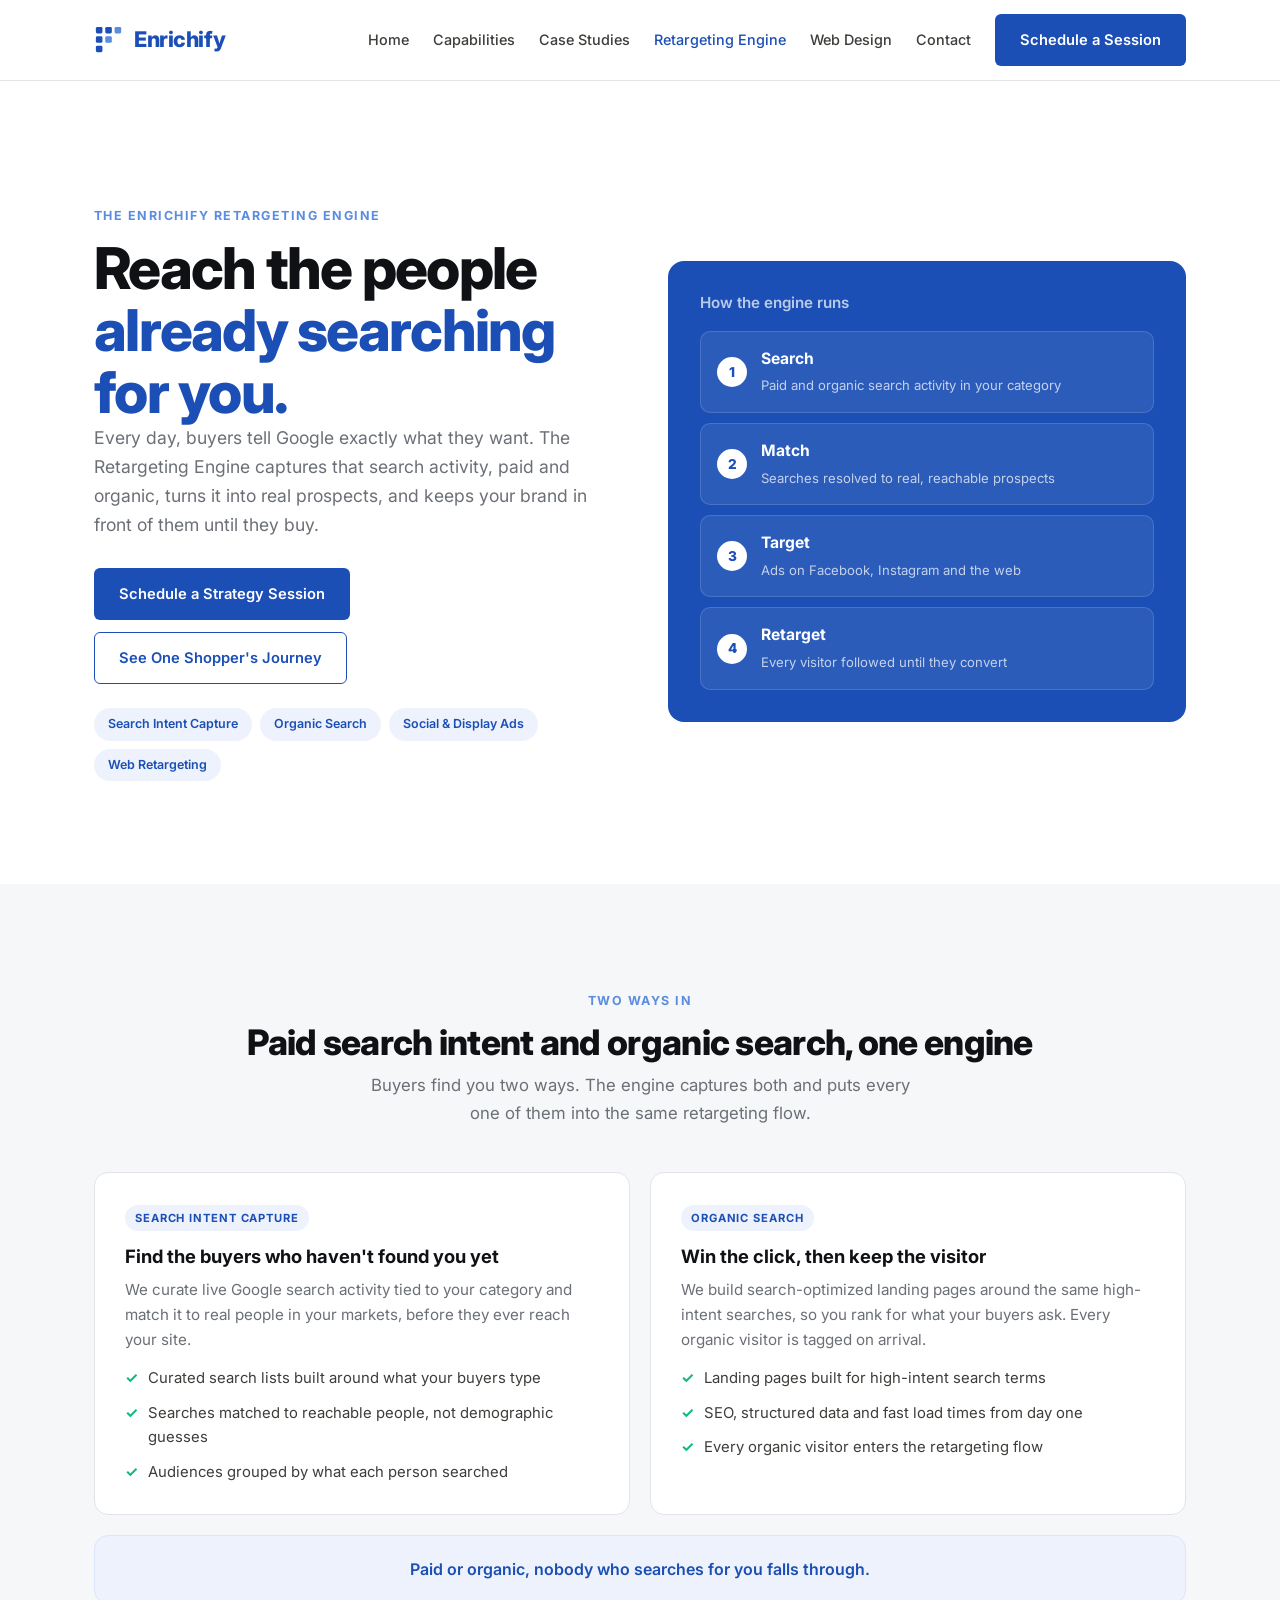
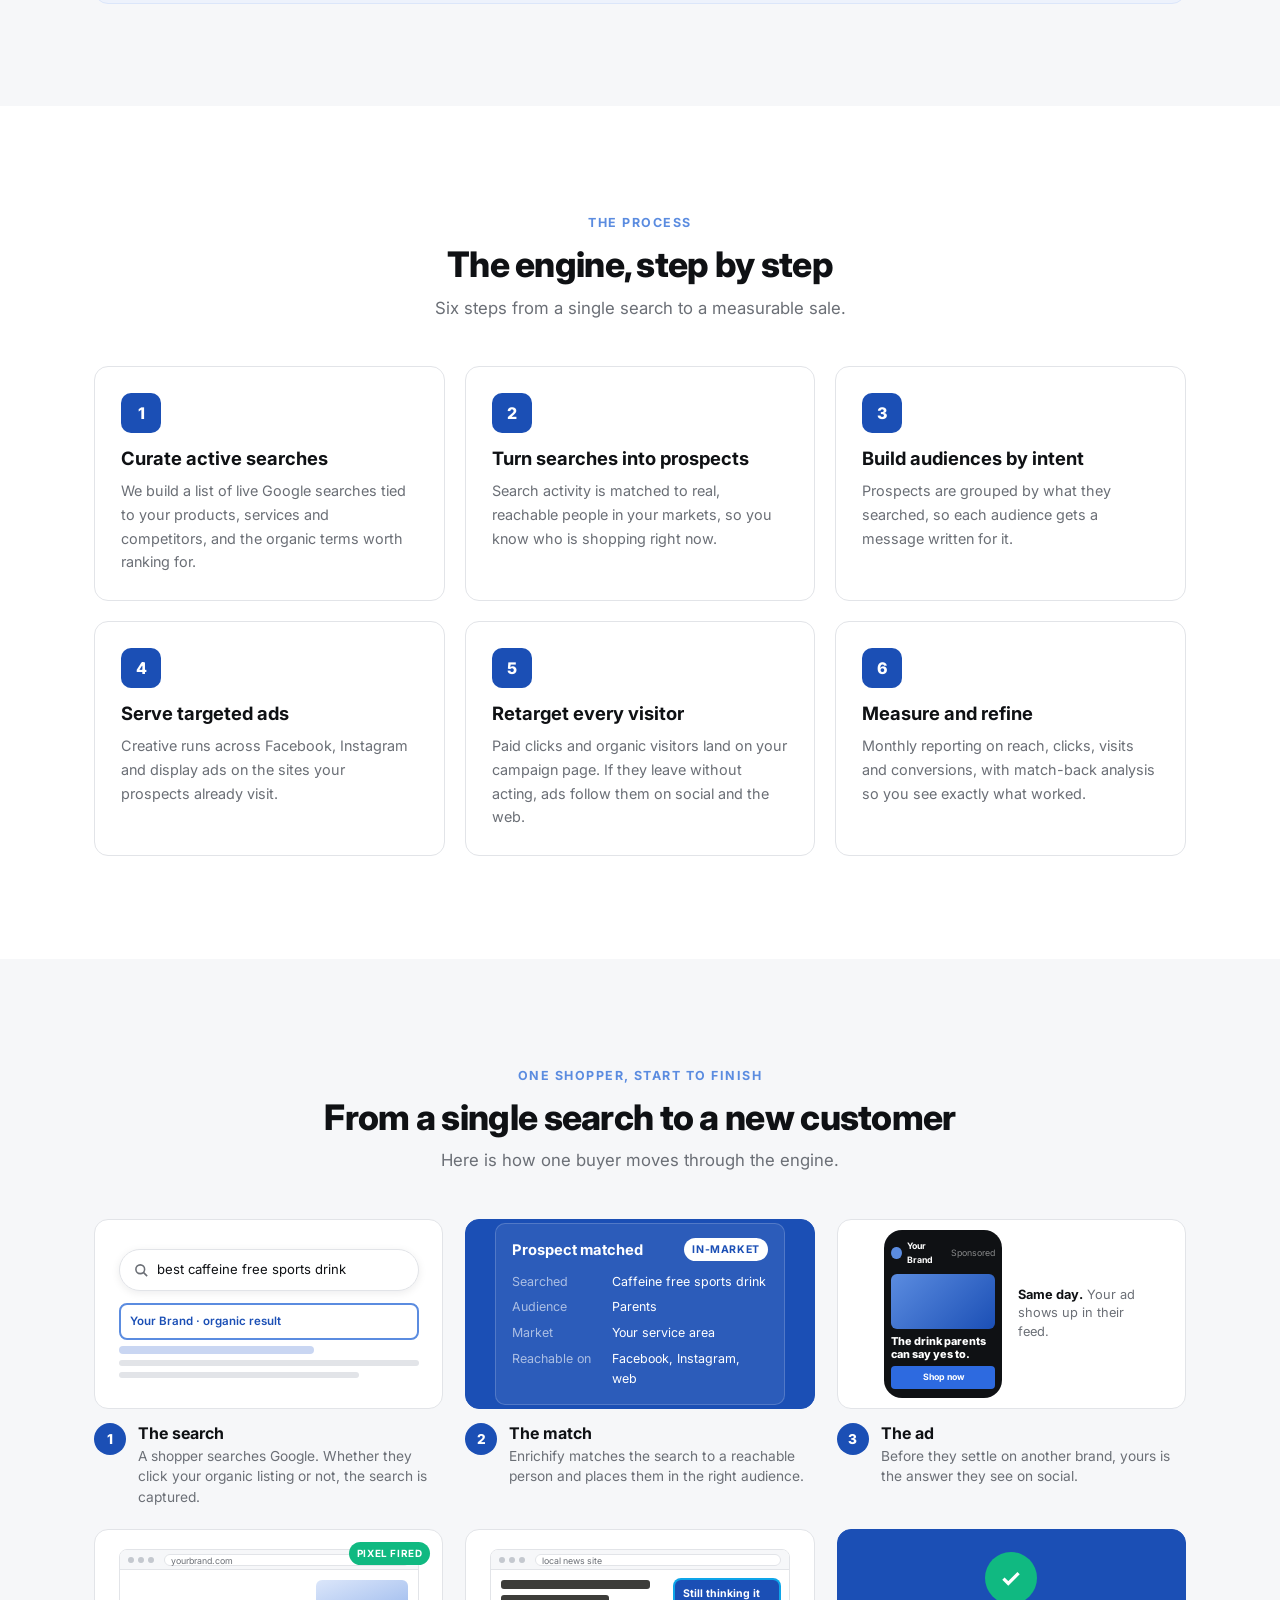
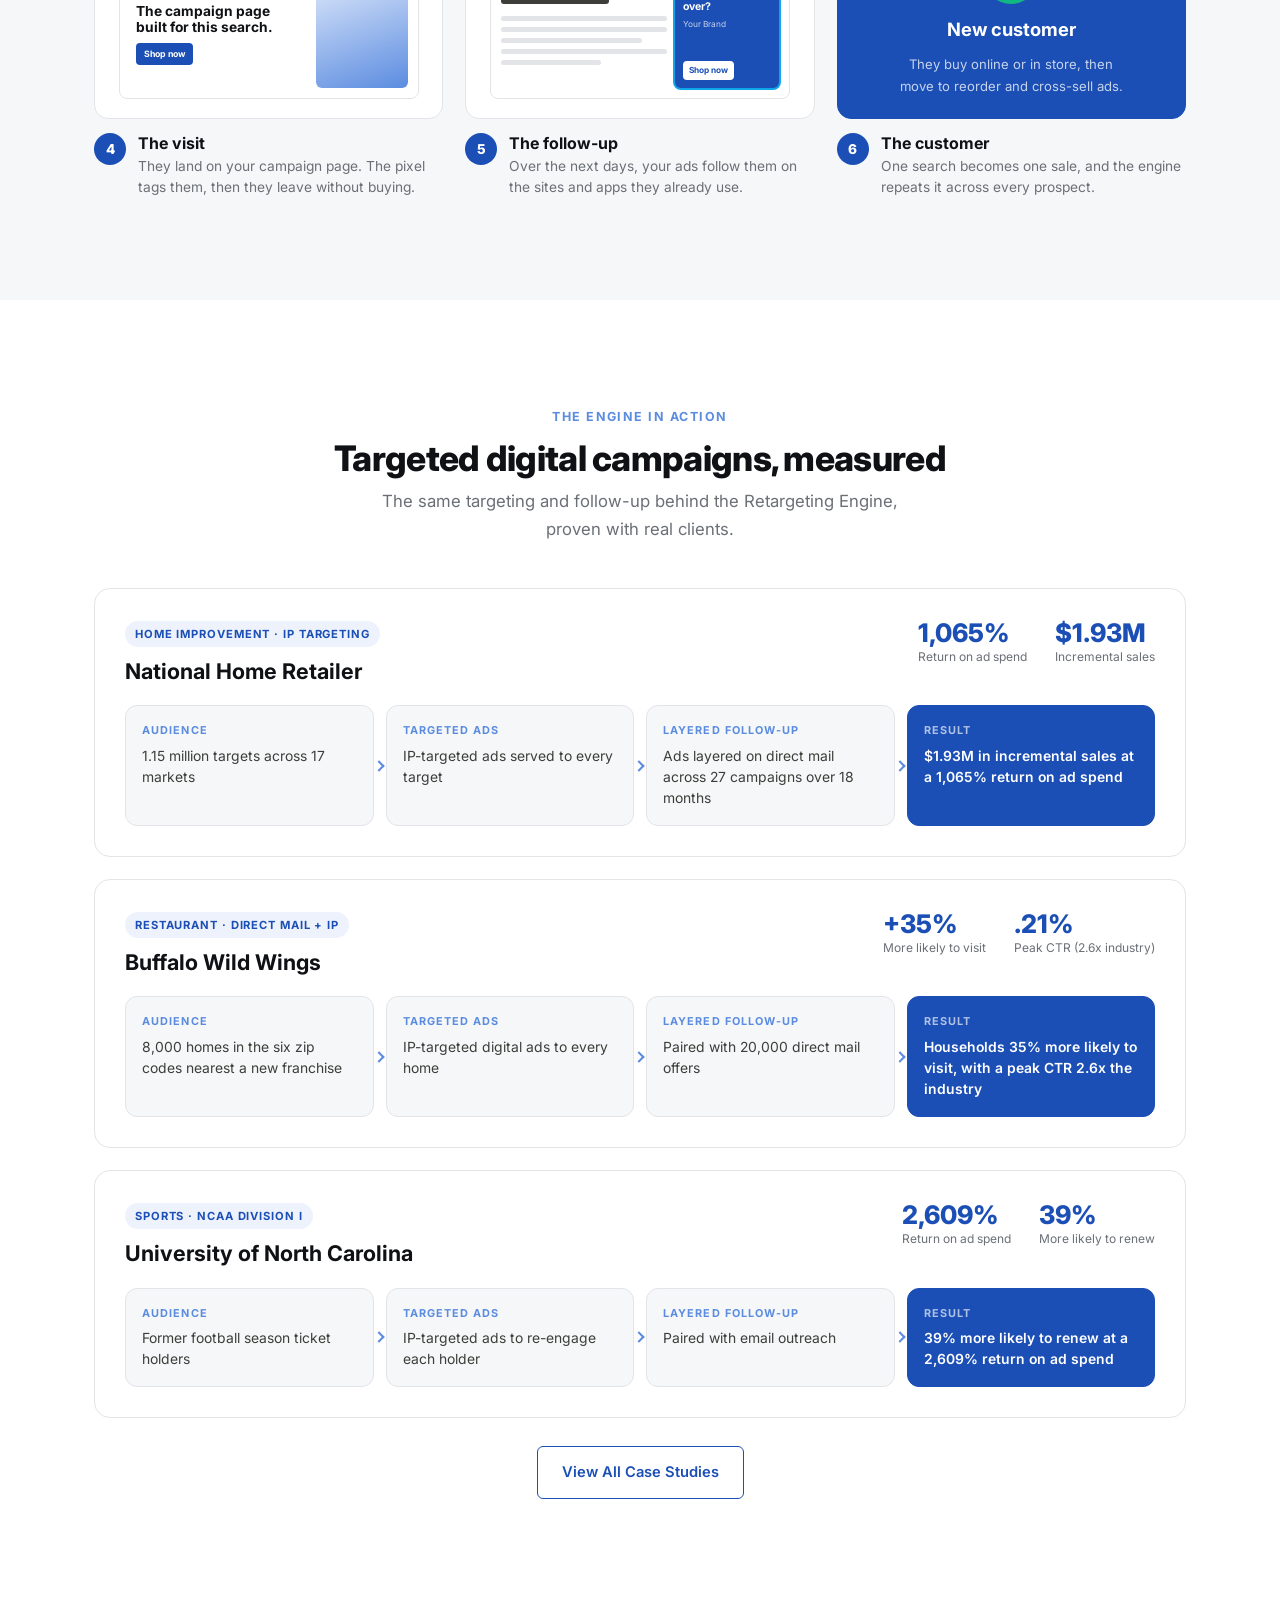
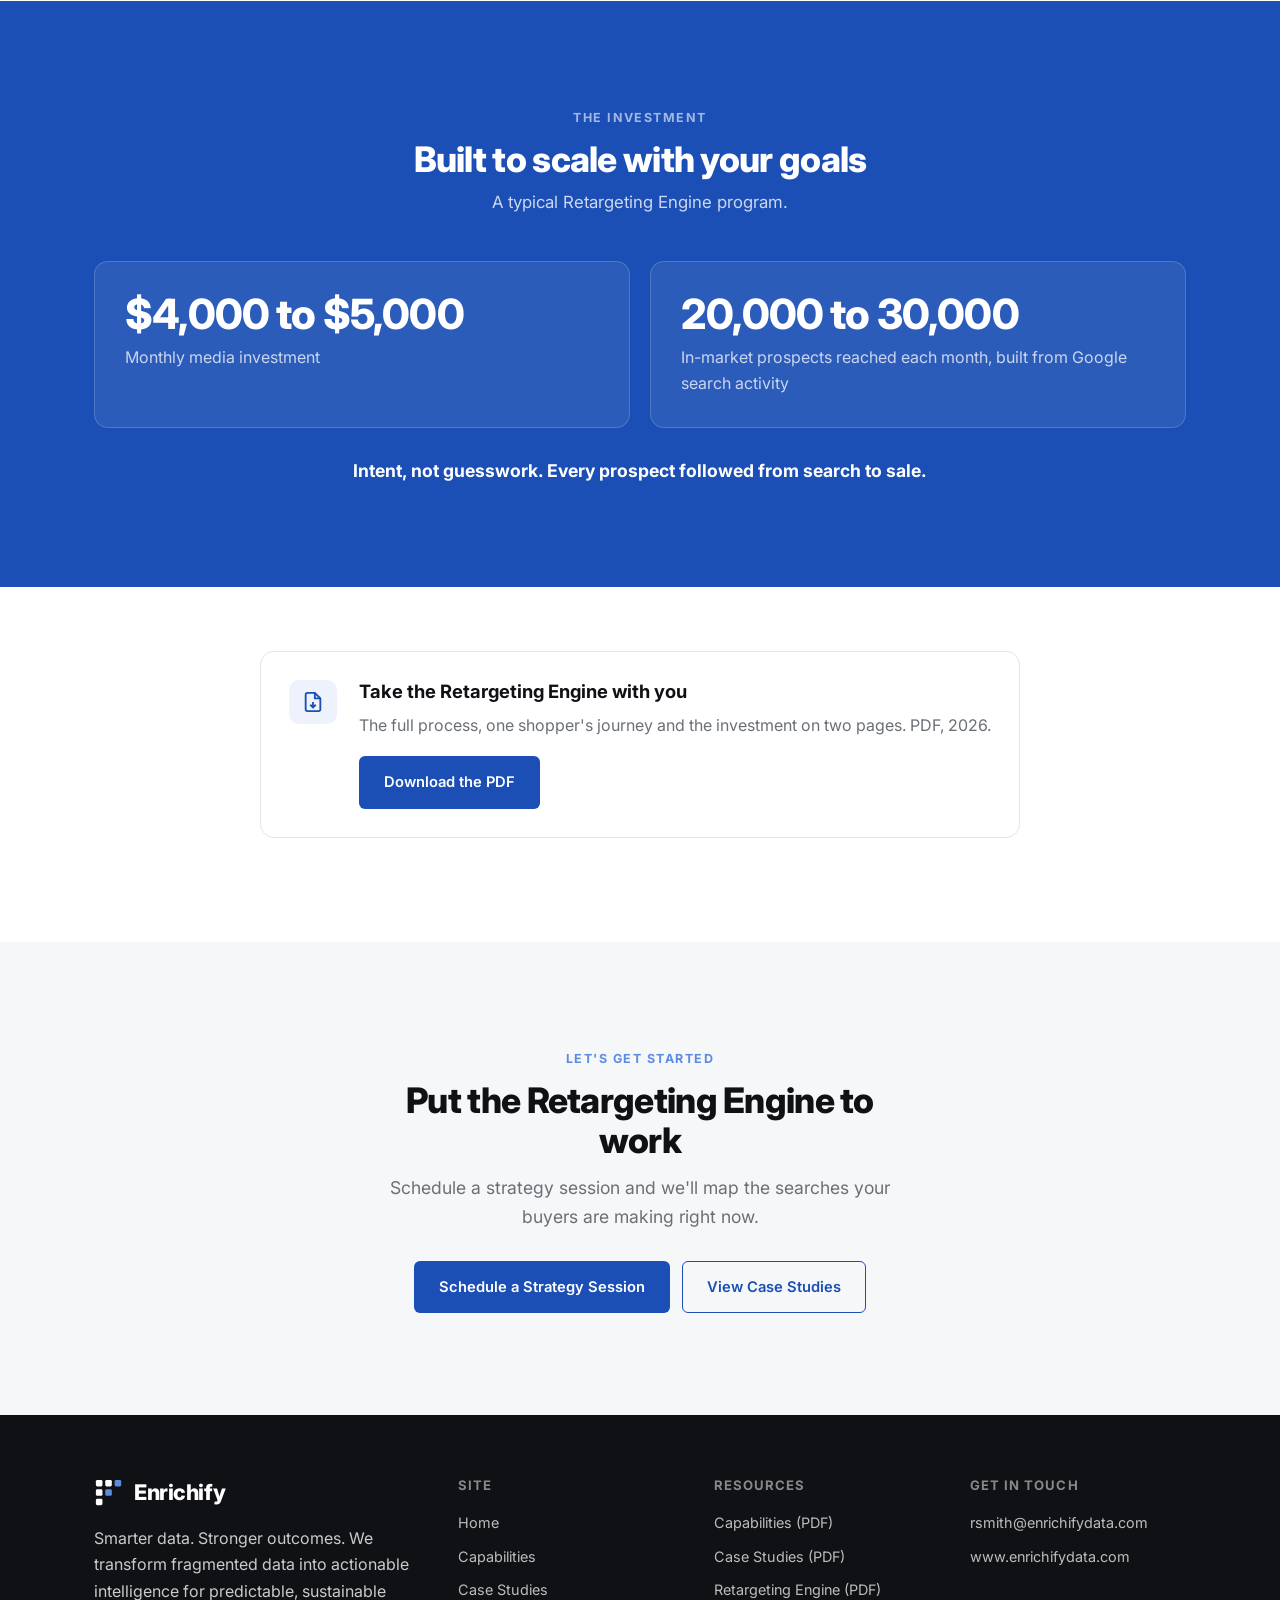
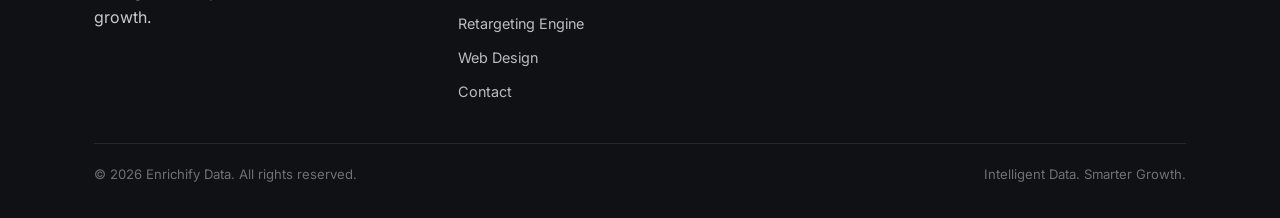
<file: retargeting-engine.html>
<!DOCTYPE html>
<html lang="en">
<head>
  <meta charset="UTF-8" />
  <meta name="viewport" content="width=device-width, initial-scale=1.0" />
  <title>The Enrichify Retargeting Engine | Enrichify</title>
  <meta name="description" content="The Enrichify Retargeting Engine turns paid and organic Google search activity into reachable prospects, targeted ads and retargeting that follows every visitor until they convert." />
  <link rel="preconnect" href="https://fonts.googleapis.com" />
  <link rel="preconnect" href="https://fonts.gstatic.com" crossorigin />
  <link href="https://fonts.googleapis.com/css2?family=Inter:wght@400;500;600;700;800&display=swap" rel="stylesheet" />
  <link rel="stylesheet" href="css/styles.css" />
</head>
<body>

  <!-- HEADER -->
  <header class="site-header">
    <div class="container nav">
      <a href="index.html" class="brand" aria-label="Enrichify home">
        <svg viewBox="0 0 32 32" fill="none" xmlns="http://www.w3.org/2000/svg" aria-hidden="true">
          <rect x="2" y="2" width="7" height="7" rx="1.5" fill="#1B4FB5"/>
          <rect x="2" y="12" width="7" height="7" rx="1.5" fill="#1B4FB5"/>
          <rect x="2" y="22" width="7" height="7" rx="1.5" fill="#1B4FB5"/>
          <rect x="12" y="2" width="7" height="7" rx="1.5" fill="#1B4FB5"/>
          <rect x="12" y="12" width="7" height="7" rx="1.5" fill="#5B8CE0"/>
          <rect x="22" y="2" width="7" height="7" rx="1.5" fill="#5B8CE0"/>
        </svg>
        Enrichify
      </a>
      <nav class="nav-links" aria-label="Primary">
        <a href="index.html">Home</a>
        <a href="index.html#capabilities">Capabilities</a>
        <a href="index.html#case-studies">Case Studies</a>
        <a href="retargeting-engine.html" class="active">Retargeting Engine</a>
        <a href="index.html#web-design">Web Design</a>
        <a href="contact.html">Contact</a>
        <a href="contact.html" class="btn btn--primary nav-cta">Schedule a Session</a>
      </nav>
      <button class="nav-toggle" aria-label="Menu" aria-expanded="false">
        <span></span><span></span><span></span>
      </button>
    </div>
  </header>

  <!-- HERO -->
  <section class="hero">
    <div class="container hero-grid">
      <div>
        <span class="eyebrow">The Enrichify Retargeting Engine</span>
        <h1>Reach the people <span class="ink">already searching for you.</span></h1>
        <p class="lead">Every day, buyers tell Google exactly what they want. The Retargeting Engine captures that search activity, paid and organic, turns it into real prospects, and keeps your brand in front of them until they buy.</p>
        <div class="btn-row" style="margin-top:28px;">
          <a href="contact.html" class="btn btn--primary">Schedule a Strategy Session</a>
          <a href="#journey" class="btn btn--ghost">See One Shopper's Journey</a>
        </div>
        <div class="hero-tags" style="margin-top:24px;">
          <span>Search Intent Capture</span>
          <span>Organic Search</span>
          <span>Social &amp; Display Ads</span>
          <span>Web Retargeting</span>
        </div>
      </div>
      <div class="re-hero-panel">
        <h3>How the engine runs</h3>
        <div class="re-flow">
          <div class="re-flow-step"><div class="n">1</div><div><b>Search</b><span>Paid and organic search activity in your category</span></div></div>
          <div class="re-flow-step"><div class="n">2</div><div><b>Match</b><span>Searches resolved to real, reachable prospects</span></div></div>
          <div class="re-flow-step"><div class="n">3</div><div><b>Target</b><span>Ads on Facebook, Instagram and the web</span></div></div>
          <div class="re-flow-step"><div class="n">4</div><div><b>Retarget</b><span>Every visitor followed until they convert</span></div></div>
        </div>
      </div>
    </div>
  </section>

  <!-- TWO WAYS IN -->
  <section class="section bg-gray">
    <div class="container">
      <div class="sec-head center">
        <span class="eyebrow">Two ways in</span>
        <h2>Paid search intent and organic search, one engine</h2>
        <p>Buyers find you two ways. The engine captures both and puts every one of them into the same retargeting flow.</p>
      </div>
      <div class="re-ways">
        <div class="re-way">
          <span class="tag">Search intent capture</span>
          <h3>Find the buyers who haven't found you yet</h3>
          <p style="color:var(--muted); font-size:0.95rem;">We curate live Google search activity tied to your category and match it to real people in your markets, before they ever reach your site.</p>
          <ul>
            <li>Curated search lists built around what your buyers type</li>
            <li>Searches matched to reachable people, not demographic guesses</li>
            <li>Audiences grouped by what each person searched</li>
          </ul>
        </div>
        <div class="re-way">
          <span class="tag">Organic search</span>
          <h3>Win the click, then keep the visitor</h3>
          <p style="color:var(--muted); font-size:0.95rem;">We build search-optimized landing pages around the same high-intent searches, so you rank for what your buyers ask. Every organic visitor is tagged on arrival.</p>
          <ul>
            <li>Landing pages built for high-intent search terms</li>
            <li>SEO, structured data and fast load times from day one</li>
            <li>Every organic visitor enters the retargeting flow</li>
          </ul>
        </div>
      </div>
      <div class="re-merge">Paid or organic, nobody who searches for you falls through.</div>
    </div>
  </section>

  <!-- STEPS -->
  <section class="section" id="process">
    <div class="container">
      <div class="sec-head center">
        <span class="eyebrow">The process</span>
        <h2>The engine, step by step</h2>
        <p>Six steps from a single search to a measurable sale.</p>
      </div>
      <div class="re-steps">
        <div class="re-step"><div class="num">1</div><h3>Curate active searches</h3><p>We build a list of live Google searches tied to your products, services and competitors, and the organic terms worth ranking for.</p></div>
        <div class="re-step"><div class="num">2</div><h3>Turn searches into prospects</h3><p>Search activity is matched to real, reachable people in your markets, so you know who is shopping right now.</p></div>
        <div class="re-step"><div class="num">3</div><h3>Build audiences by intent</h3><p>Prospects are grouped by what they searched, so each audience gets a message written for it.</p></div>
        <div class="re-step"><div class="num">4</div><h3>Serve targeted ads</h3><p>Creative runs across Facebook, Instagram and display ads on the sites your prospects already visit.</p></div>
        <div class="re-step"><div class="num">5</div><h3>Retarget every visitor</h3><p>Paid clicks and organic visitors land on your campaign page. If they leave without acting, ads follow them on social and the web.</p></div>
        <div class="re-step"><div class="num">6</div><h3>Measure and refine</h3><p>Monthly reporting on reach, clicks, visits and conversions, with match-back analysis so you see exactly what worked.</p></div>
      </div>
    </div>
  </section>

  <!-- JOURNEY -->
  <section class="section bg-gray" id="journey">
    <div class="container">
      <div class="sec-head center">
        <span class="eyebrow">One shopper, start to finish</span>
        <h2>From a single search to a new customer</h2>
        <p>Here is how one buyer moves through the engine.</p>
      </div>
      <div class="re-journey">
        <div class="re-j">
          <div class="re-mock">
            <div class="re-search">
              <div class="bar"><svg viewBox="0 0 24 24" fill="none" stroke="currentColor" stroke-width="2.5" aria-hidden="true"><circle cx="10" cy="10" r="7"/><path d="M15 15l6 6"/></svg>best caffeine free sports drink</div>
              <div class="res">
                <div class="org">Your Brand · organic result</div>
                <div class="t"></div><div class="l"></div><div class="l" style="width:80%"></div>
              </div>
            </div>
          </div>
          <div class="re-j-label"><div class="n">1</div><div><h3>The search</h3><p>A shopper searches Google. Whether they click your organic listing or not, the search is captured.</p></div></div>
        </div>
        <div class="re-j">
          <div class="re-mock dark">
            <div class="re-match">
              <div class="top">Prospect matched <span class="pill">IN-MARKET</span></div>
              <dl><dt>Searched</dt><dd>Caffeine free sports drink</dd><dt>Audience</dt><dd>Parents</dd><dt>Market</dt><dd>Your service area</dd><dt>Reachable on</dt><dd>Facebook, Instagram, web</dd></dl>
            </div>
          </div>
          <div class="re-j-label"><div class="n">2</div><div><h3>The match</h3><p>Enrichify matches the search to a reachable person and places them in the right audience.</p></div></div>
        </div>
        <div class="re-j">
          <div class="re-mock" style="gap:16px;">
            <div class="re-phone">
              <div class="hd"><i></i><b>Your Brand</b><em>Sponsored</em></div>
              <div class="img"></div>
              <div class="h">The drink parents can say yes to.</div>
              <div class="cta">Shop now</div>
            </div>
            <p style="font-size:0.8rem; color:var(--muted); max-width:120px; line-height:1.45;"><b style="color:var(--ink);">Same day.</b> Your ad shows up in their feed.</p>
          </div>
          <div class="re-j-label"><div class="n">3</div><div><h3>The ad</h3><p>Before they settle on another brand, yours is the answer they see on social.</p></div></div>
        </div>
        <div class="re-j">
          <div class="re-mock">
            <span class="re-pixel">Pixel fired</span>
            <div class="re-browser">
              <div class="bb"><i></i><i></i><i></i><span>yourbrand.com</span></div>
              <div class="bd"><div class="re-landing"><b>The campaign page built for this search.</b><span class="cta">Shop now</span></div><div class="re-landing-img"></div></div>
            </div>
          </div>
          <div class="re-j-label"><div class="n">4</div><div><h3>The visit</h3><p>They land on your campaign page. The pixel tags them, then they leave without buying.</p></div></div>
        </div>
        <div class="re-j">
          <div class="re-mock">
            <div class="re-browser">
              <div class="bb"><i></i><i></i><i></i><span>local news site</span></div>
              <div class="bd">
                <div class="re-lines"><div class="h" style="width:90%"></div><div class="h" style="width:65%"></div><div class="l" style="margin-top:6px"></div><div class="l"></div><div class="l" style="width:85%"></div><div class="l"></div><div class="l" style="width:60%"></div></div>
                <div class="re-banner"><b>Still thinking it over?</b><span>Your Brand</span><span class="cta">Shop now</span></div>
              </div>
            </div>
          </div>
          <div class="re-j-label"><div class="n">5</div><div><h3>The follow-up</h3><p>Over the next days, your ads follow them on the sites and apps they already use.</p></div></div>
        </div>
        <div class="re-j">
          <div class="re-mock dark">
            <div class="re-customer">
              <div class="ck"><svg viewBox="0 0 24 24" fill="none" stroke="#fff" stroke-width="3" aria-hidden="true"><path d="M5 12.5l4.5 4.5L19 7.5"/></svg></div>
              <b>New customer</b>
              <span>They buy online or in store, then move to reorder and cross-sell ads.</span>
            </div>
          </div>
          <div class="re-j-label"><div class="n">6</div><div><h3>The customer</h3><p>One search becomes one sale, and the engine repeats it across every prospect.</p></div></div>
        </div>
      </div>
    </div>
  </section>

  <!-- CASE STUDIES -->
  <section class="section" id="engine-results">
    <div class="container">
      <div class="sec-head center">
        <span class="eyebrow">The engine in action</span>
        <h2>Targeted digital campaigns, measured</h2>
        <p>The same targeting and follow-up behind the Retargeting Engine, proven with real clients.</p>
      </div>

      <div class="re-case">
        <div class="re-case-head">
          <div><span class="case-tag">Home Improvement · IP Targeting</span><h3>National Home Retailer</h3></div>
          <div class="re-case-results">
            <div><div class="val">1,065%</div><div class="lab">Return on ad spend</div></div>
            <div><div class="val">$1.93M</div><div class="lab">Incremental sales</div></div>
          </div>
        </div>
        <div class="re-case-flow">
          <div class="re-cf"><div class="k">Audience</div><p>1.15 million targets across 17 markets</p></div>
          <div class="re-cf"><div class="k">Targeted ads</div><p>IP-targeted ads served to every target</p></div>
          <div class="re-cf"><div class="k">Layered follow-up</div><p>Ads layered on direct mail across 27 campaigns over 18 months</p></div>
          <div class="re-cf res"><div class="k">Result</div><p>$1.93M in incremental sales at a 1,065% return on ad spend</p></div>
        </div>
      </div>

      <div class="re-case">
        <div class="re-case-head">
          <div><span class="case-tag">Restaurant · Direct Mail + IP</span><h3>Buffalo Wild Wings</h3></div>
          <div class="re-case-results">
            <div><div class="val">+35%</div><div class="lab">More likely to visit</div></div>
            <div><div class="val">.21%</div><div class="lab">Peak CTR (2.6x industry)</div></div>
          </div>
        </div>
        <div class="re-case-flow">
          <div class="re-cf"><div class="k">Audience</div><p>8,000 homes in the six zip codes nearest a new franchise</p></div>
          <div class="re-cf"><div class="k">Targeted ads</div><p>IP-targeted digital ads to every home</p></div>
          <div class="re-cf"><div class="k">Layered follow-up</div><p>Paired with 20,000 direct mail offers</p></div>
          <div class="re-cf res"><div class="k">Result</div><p>Households 35% more likely to visit, with a peak CTR 2.6x the industry</p></div>
        </div>
      </div>

      <div class="re-case">
        <div class="re-case-head">
          <div><span class="case-tag">Sports · NCAA Division I</span><h3>University of North Carolina</h3></div>
          <div class="re-case-results">
            <div><div class="val">2,609%</div><div class="lab">Return on ad spend</div></div>
            <div><div class="val">39%</div><div class="lab">More likely to renew</div></div>
          </div>
        </div>
        <div class="re-case-flow">
          <div class="re-cf"><div class="k">Audience</div><p>Former football season ticket holders</p></div>
          <div class="re-cf"><div class="k">Targeted ads</div><p>IP-targeted ads to re-engage each holder</p></div>
          <div class="re-cf"><div class="k">Layered follow-up</div><p>Paired with email outreach</p></div>
          <div class="re-cf res"><div class="k">Result</div><p>39% more likely to renew at a 2,609% return on ad spend</p></div>
        </div>
      </div>

      <p class="center" style="margin-top:28px;"><a href="index.html#case-studies" class="btn btn--ghost">View All Case Studies</a></p>
    </div>
  </section>

  <!-- INVESTMENT -->
  <section class="section bg-blue">
    <div class="container">
      <div class="sec-head center">
        <span class="eyebrow">The investment</span>
        <h2 style="color:#fff;">Built to scale with your goals</h2>
        <p style="color:rgba(255,255,255,0.78);">A typical Retargeting Engine program.</p>
      </div>
      <div class="re-invest">
        <div class="box"><div class="big">$4,000 to $5,000</div><div class="lbl">Monthly media investment</div></div>
        <div class="box"><div class="big">20,000 to 30,000</div><div class="lbl">In-market prospects reached each month, built from Google search activity</div></div>
      </div>
      <p class="center" style="margin-top:28px; color:#fff; font-weight:700; font-size:1.1rem;">Intent, not guesswork. Every prospect followed from search to sale.</p>
    </div>
  </section>

  <!-- DOWNLOAD -->
  <section class="section--tight" style="padding-top:64px;">
    <div class="container">
      <div class="card" style="display:flex; gap:22px; align-items:flex-start; max-width:760px; margin:0 auto;">
        <div class="ico" style="flex:0 0 48px;"><svg viewBox="0 0 24 24" fill="none" stroke="currentColor" stroke-width="2"><path d="M14 2H6a2 2 0 0 0-2 2v16a2 2 0 0 0 2 2h12a2 2 0 0 0 2-2V8z"/><path d="M14 2v6h6"/><path d="M12 18v-6"/><path d="M9 15l3 3 3-3"/></svg></div>
        <div>
          <h3>Take the Retargeting Engine with you</h3>
          <p style="margin-bottom:18px; color:var(--muted);">The full process, one shopper's journey and the investment on two pages. PDF, 2026.</p>
          <a href="assets/downloads/Enrichify_Retargeting_Engine_2026.pdf" target="_blank" rel="noopener" class="btn btn--primary">Download the PDF</a>
        </div>
      </div>
    </div>
  </section>

  <!-- CTA -->
  <section class="section cta-band bg-gray" style="margin-top:64px;">
    <div class="container">
      <span class="eyebrow">Let's get started</span>
      <h2>Put the Retargeting Engine to work</h2>
      <p class="lead center" style="margin:0 auto 30px;">Schedule a strategy session and we'll map the searches your buyers are making right now.</p>
      <div class="btn-row" style="justify-content:center;">
        <a href="contact.html" class="btn btn--primary">Schedule a Strategy Session</a>
        <a href="index.html#case-studies" class="btn btn--ghost">View Case Studies</a>
      </div>
    </div>
  </section>

  <!-- FOOTER -->
  <footer class="site-footer">
    <div class="container">
      <div class="footer-grid">
        <div>
          <div class="brand">
            <svg viewBox="0 0 32 32" fill="none" xmlns="http://www.w3.org/2000/svg" aria-hidden="true" style="width:30px;height:30px;">
              <rect x="2" y="2" width="7" height="7" rx="1.5" fill="#fff"/>
              <rect x="2" y="12" width="7" height="7" rx="1.5" fill="#fff"/>
              <rect x="2" y="22" width="7" height="7" rx="1.5" fill="#fff"/>
              <rect x="12" y="2" width="7" height="7" rx="1.5" fill="#fff"/>
              <rect x="12" y="12" width="7" height="7" rx="1.5" fill="#5B8CE0"/>
              <rect x="22" y="2" width="7" height="7" rx="1.5" fill="#5B8CE0"/>
            </svg>
            Enrichify
          </div>
          <p style="max-width:320px;">Smarter data. Stronger outcomes. We transform fragmented data into actionable intelligence for predictable, sustainable growth.</p>
        </div>
        <div class="footer-col">
          <h4>Site</h4>
          <a href="index.html">Home</a>
          <a href="index.html#capabilities">Capabilities</a>
          <a href="index.html#case-studies">Case Studies</a>
          <a href="retargeting-engine.html">Retargeting Engine</a>
          <a href="index.html#web-design">Web Design</a>
          <a href="contact.html">Contact</a>
        </div>
        <div class="footer-col">
          <h4>Resources</h4>
          <a href="assets/downloads/Enrichify_Capabilities_2026.pdf" target="_blank" rel="noopener">Capabilities (PDF)</a>
          <a href="assets/downloads/Enrichify_Case_Studies_2025.pdf" target="_blank" rel="noopener">Case Studies (PDF)</a>
          <a href="assets/downloads/Enrichify_Retargeting_Engine_2026.pdf" target="_blank" rel="noopener">Retargeting Engine (PDF)</a>
        </div>
        <div class="footer-col">
          <h4>Get in touch</h4>
          <a href="mailto:rsmith@enrichifydata.com">rsmith@enrichifydata.com</a>
          <a href="https://www.enrichifydata.com">www.enrichifydata.com</a>
        </div>
      </div>
      <div class="footer-bottom">
        <span>© <span data-year>2026</span> Enrichify Data. All rights reserved.</span>
        <span>Intelligent Data. Smarter Growth.</span>
      </div>
    </div>
  </footer>

  <script src="js/main.js"></script>
</body>
</html>
</file>
<file: css/styles.css>
:root {
  --ink: #0f1114;
  --ink-soft: #3d3d3a;
  --muted: #6b6f76;
  --border: #e2e4e8;
  --bg: #ffffff;
  --bg-alt: #f6f7f9;
  --blue-deep: #1B4FB5;
  --blue-mid: #2d6ae0;
  --blue-light: #5B8CE0;
  --blue-wash: #edf2fc;
  --blue-glow: #dbe6fa;
  --accent: #0ea5e9;
  --green: #10b981;
  --section-pad: clamp(64px, 8vw, 112px);
}

*, *::before, *::after { box-sizing: border-box; margin: 0; padding: 0; }

html { scroll-behavior: smooth; -webkit-font-smoothing: antialiased; }

body {
  font-family: 'Inter', system-ui, -apple-system, sans-serif;
  color: var(--ink);
  background: var(--bg);
  line-height: 1.65;
  font-size: 16px;
}

.container { max-width: 1140px; margin: 0 auto; padding: 0 24px; }

img { max-width: 100%; display: block; }
a { color: inherit; text-decoration: none; }

/* --- HEADER --- */
.site-header {
  position: sticky; top: 0; z-index: 100;
  background: rgba(255,255,255,0.92);
  backdrop-filter: blur(12px);
  border-bottom: 1px solid var(--border);
}
.nav { display: flex; align-items: center; justify-content: space-between; gap: 16px; padding: 14px 24px; max-width: 1140px; margin: 0 auto; }
.brand { display: flex; align-items: center; gap: 10px; font-weight: 800; font-size: 1.35rem; color: var(--blue-deep); letter-spacing: -0.02em; }
.brand svg { width: 30px; height: 30px; }
.nav-links { display: flex; align-items: center; gap: 28px; font-size: 0.9rem; font-weight: 500; color: var(--ink-soft); }
.nav-links a:hover, .nav-links a.active { color: var(--blue-deep); }
.nav-cta { background: var(--blue-deep); color: #fff !important; padding: 10px 20px; border-radius: 6px; font-weight: 600; transition: background 0.2s; }
.nav-cta:hover { background: var(--blue-mid); }
.nav-toggle { display: none; background: none; border: none; cursor: pointer; padding: 6px; }
.nav-toggle span { display: block; width: 22px; height: 2px; background: var(--ink); margin: 5px 0; border-radius: 2px; transition: 0.2s; }

/* --- BUTTONS --- */
.btn { display: inline-flex; align-items: center; gap: 8px; font-weight: 600; font-size: 0.92rem; padding: 13px 24px; border-radius: 6px; transition: all 0.2s; border: 1px solid transparent; cursor: pointer; }
.btn--primary { background: var(--blue-deep); color: #fff; }
.btn--primary:hover { background: var(--blue-mid); transform: translateY(-1px); }
.btn--ghost { background: transparent; color: var(--blue-deep); border-color: var(--blue-deep); }
.btn--ghost:hover { background: var(--blue-wash); }
.btn--white { background: #fff; color: var(--blue-deep); }
.btn--white:hover { background: var(--blue-wash); }
.btn-row { display: flex; gap: 12px; flex-wrap: wrap; }

/* --- EYEBROW --- */
.eyebrow { font-size: 0.78rem; font-weight: 700; letter-spacing: 0.12em; text-transform: uppercase; color: var(--blue-light); display: inline-block; margin-bottom: 10px; }

/* --- SECTIONS --- */
.section { padding: var(--section-pad) 0; }
.section--tight { padding: 40px 0; }
.bg-gray { background: var(--bg-alt); }
.bg-blue { background: var(--blue-deep); color: #fff; }
.bg-blue .eyebrow { color: rgba(255,255,255,0.6); }
.bg-blue .lead { color: rgba(255,255,255,0.82); }
.bg-blue p { color: rgba(255,255,255,0.78); }
.center { text-align: center; }
.sec-head { margin-bottom: 44px; }
.sec-head p { color: var(--muted); max-width: 560px; margin: 10px auto 0; font-size: 1.05rem; }

h1 { font-size: clamp(2.4rem, 5vw, 3.6rem); font-weight: 800; line-height: 1.08; letter-spacing: -0.03em; }
h2 { font-size: clamp(1.6rem, 3vw, 2.2rem); font-weight: 800; line-height: 1.15; letter-spacing: -0.02em; }
h3 { font-size: 1.15rem; font-weight: 700; line-height: 1.3; margin-bottom: 8px; }
.lead { font-size: 1.1rem; color: var(--muted); line-height: 1.65; max-width: 540px; }
.ink { color: var(--blue-deep); }

/* --- HERO --- */
.hero { padding: clamp(80px, 10vw, 120px) 0 var(--section-pad); }
.hero-grid { display: grid; grid-template-columns: 1fr 1fr; gap: 56px; align-items: center; }
.hero-tags { display: flex; gap: 8px; flex-wrap: wrap; }
.hero-tags span { font-size: 0.78rem; font-weight: 600; color: var(--blue-deep); background: var(--blue-wash); padding: 6px 14px; border-radius: 100px; }
.hero-visual { background: var(--bg-alt); border-radius: 16px; padding: 32px; border: 1px solid var(--border); }
.hero-visual h3 { font-size: 0.95rem; color: var(--muted); font-weight: 600; margin-bottom: 20px; }
.hero-stat-grid { display: grid; grid-template-columns: 1fr 1fr; gap: 16px; }
.hero-stat { background: #fff; border-radius: 10px; padding: 20px; border: 1px solid var(--border); }
.hero-stat .num { font-size: 1.6rem; font-weight: 800; color: var(--blue-deep); letter-spacing: -0.02em; }
.hero-stat .lbl { font-size: 0.8rem; color: var(--muted); margin-top: 4px; line-height: 1.4; }

/* --- PARTNERS --- */
.partners { display: flex; justify-content: center; gap: 48px; flex-wrap: wrap; }
.partner { text-align: center; }
.partner .name { font-size: 1.15rem; font-weight: 700; color: var(--ink); }
.partner .since { font-size: 0.78rem; color: var(--muted); margin-top: 2px; }

/* --- SPLIT --- */
.split { display: grid; grid-template-columns: 1fr 1fr; gap: 56px; align-items: center; }
.panel { background: #fff; border-radius: 14px; padding: 32px; border: 1px solid var(--border); }

/* --- LISTS --- */
.problem-list { list-style: none; display: flex; flex-direction: column; gap: 14px; }
.problem-list li { display: flex; align-items: flex-start; gap: 12px; font-size: 0.95rem; color: var(--ink-soft); }
.problem-list .x { color: #ef4444; font-weight: 700; font-size: 1.1rem; flex-shrink: 0; }
.check-list { list-style: none; display: flex; flex-direction: column; gap: 14px; }
.check-list li { display: flex; align-items: flex-start; gap: 12px; font-size: 0.95rem; color: rgba(255,255,255,0.9); }
.check-list .c { color: var(--green); font-weight: 700; font-size: 1.1rem; flex-shrink: 0; }

/* --- GRID --- */
.grid { display: grid; gap: 20px; }
.grid-2 { grid-template-columns: repeat(2, 1fr); }
.grid-3 { grid-template-columns: repeat(3, 1fr); }
.grid-4 { grid-template-columns: repeat(4, 1fr); }

/* --- CARDS --- */
.card { background: #fff; border: 1px solid var(--border); border-radius: 14px; padding: 28px; transition: border-color 0.2s, transform 0.2s; }
.card:hover { border-color: var(--blue-light); transform: translateY(-2px); }
.card .ico { width: 44px; height: 44px; display: flex; align-items: center; justify-content: center; background: var(--blue-wash); border-radius: 10px; margin-bottom: 16px; color: var(--blue-deep); }
.card .ico svg { width: 22px; height: 22px; }

/* --- STATS --- */
.stats { display: grid; grid-template-columns: repeat(4, 1fr); gap: 24px; }
.stat { text-align: center; }
.stat .num { font-size: clamp(1.8rem, 3vw, 2.4rem); font-weight: 800; color: #fff; }
.stat .lbl { font-size: 0.85rem; color: rgba(255,255,255,0.72); margin-top: 6px; line-height: 1.4; }

/* --- CASE STUDIES --- */
.case-grid { display: grid; grid-template-columns: repeat(3, 1fr); gap: 20px; }
.case-card {
  background: #fff; border: 1px solid var(--border); border-radius: 14px;
  padding: 28px; position: relative; overflow: hidden;
  transition: border-color 0.2s, transform 0.2s;
}
.case-card:hover { border-color: var(--blue-light); transform: translateY(-2px); }
.case-card .case-tag {
  font-size: 0.7rem; font-weight: 700; letter-spacing: 0.08em; text-transform: uppercase;
  color: var(--blue-deep); background: var(--blue-wash); padding: 4px 10px; border-radius: 100px;
  display: inline-block; margin-bottom: 14px;
}
.case-card h3 { font-size: 1.1rem; margin-bottom: 10px; }
.case-card p { font-size: 0.88rem; color: var(--muted); margin-bottom: 16px; line-height: 1.55; }
.case-metric { display: flex; gap: 20px; border-top: 1px solid var(--border); padding-top: 14px; margin-top: auto; }
.case-metric .cm { text-align: left; }
.case-metric .cm .val { font-size: 1.25rem; font-weight: 800; color: var(--blue-deep); }
.case-metric .cm .lab { font-size: 0.72rem; color: var(--muted); margin-top: 2px; }

/* --- WEBSITE DESIGN SECTION --- */
.design-features { display: grid; grid-template-columns: repeat(3, 1fr); gap: 20px; margin-top: 36px; }
.design-card { background: var(--bg-alt); border-radius: 14px; padding: 28px; border: 1px solid var(--border); }
.design-card .d-ico { font-size: 1.6rem; margin-bottom: 12px; width: 48px; height: 48px; display: flex; align-items: center; justify-content: center; background: var(--blue-wash); border-radius: 10px; color: var(--blue-deep); }
.design-card .d-ico svg { width: 24px; height: 24px; }

/* --- CTA BAND --- */
.cta-band { text-align: center; }
.cta-band h2 { max-width: 520px; margin: 0 auto 12px; }

/* --- FOOTER --- */
.site-footer { background: var(--ink); color: rgba(255,255,255,0.78); padding: 60px 0 32px; }
.site-footer .brand { color: #fff; margin-bottom: 14px; }
.footer-grid { display: grid; grid-template-columns: 1.5fr 1fr 1fr 1fr; gap: 40px; margin-bottom: 40px; }
.footer-col { display: flex; flex-direction: column; gap: 10px; }
.footer-col h4 { font-size: 0.82rem; font-weight: 700; text-transform: uppercase; letter-spacing: 0.08em; color: rgba(255,255,255,0.5); margin-bottom: 4px; }
.footer-col a { font-size: 0.9rem; color: rgba(255,255,255,0.72); transition: color 0.2s; }
.footer-col a:hover { color: #fff; }
.footer-bottom { border-top: 1px solid rgba(255,255,255,0.1); padding-top: 20px; display: flex; justify-content: space-between; font-size: 0.82rem; color: rgba(255,255,255,0.4); }

/* --- RESPONSIVE --- */
@media (max-width: 900px) {
  .hero-grid, .split { grid-template-columns: 1fr; gap: 36px; }
  .grid-3, .grid-4, .case-grid, .design-features { grid-template-columns: 1fr 1fr; }
  .stats { grid-template-columns: 1fr 1fr; }
  .footer-grid { grid-template-columns: 1fr 1fr; }
}
@media (max-width: 640px) {
  .nav-links { display: none; position: fixed; top: 0; left: 0; right: 0; bottom: 0; background: #fff; flex-direction: column; justify-content: center; align-items: center; gap: 28px; font-size: 1.2rem; z-index: 200; }
  .nav-links.open { display: flex; }
  .nav-toggle { display: block; z-index: 201; }
  .grid-2, .grid-3, .grid-4, .case-grid, .design-features { grid-template-columns: 1fr; }
  .stats { grid-template-columns: 1fr 1fr; }
  .hero-stat-grid { grid-template-columns: 1fr; }
  .footer-grid { grid-template-columns: 1fr; }
  .footer-bottom { flex-direction: column; gap: 6px; }
  .btn-row { flex-direction: column; }
  .btn { width: 100%; justify-content: center; }
}

/* =========================================================
   RETARGETING ENGINE (added Oct 2026)
   ========================================================= */
.nav-links { gap: 24px; }
.re-hero-panel { background: var(--blue-deep); color: #fff; border-radius: 16px; padding: 32px; }
.re-hero-panel h3 { color: rgba(255,255,255,0.7); font-size: 0.95rem; font-weight: 600; margin-bottom: 18px; }
.re-flow { display: flex; flex-direction: column; gap: 10px; }
.re-flow-step { display: flex; align-items: center; gap: 14px; background: rgba(255,255,255,0.08); border: 1px solid rgba(255,255,255,0.14); border-radius: 10px; padding: 14px 16px; }
.re-flow-step .n { flex: 0 0 30px; height: 30px; border-radius: 50%; background: #fff; color: var(--blue-deep); font-weight: 800; font-size: 0.85rem; display: flex; align-items: center; justify-content: center; }
.re-flow-step b { display: block; font-size: 0.98rem; color: #fff; }
.re-flow-step span { font-size: 0.82rem; color: rgba(255,255,255,0.72); }

.re-ways { display: grid; grid-template-columns: 1fr 1fr; gap: 20px; }
.re-way { background: #fff; border: 1px solid var(--border); border-radius: 14px; padding: 30px; }
.re-way .tag { font-size: 0.7rem; font-weight: 700; letter-spacing: 0.08em; text-transform: uppercase; color: var(--blue-deep); background: var(--blue-wash); padding: 4px 10px; border-radius: 100px; display: inline-block; margin-bottom: 14px; }
.re-way ul { list-style: none; display: flex; flex-direction: column; gap: 10px; margin-top: 14px; }
.re-way li { display: flex; gap: 10px; font-size: 0.93rem; color: var(--ink-soft); }
.re-way li::before { content: "✓"; color: var(--green); font-weight: 700; }
.re-merge { margin-top: 20px; background: var(--blue-wash); border: 1px solid var(--blue-glow); border-radius: 14px; padding: 20px 26px; text-align: center; font-weight: 600; color: var(--blue-deep); }

.re-steps { display: grid; grid-template-columns: repeat(3, 1fr); gap: 20px; counter-reset: re; }
.re-step { background: #fff; border: 1px solid var(--border); border-radius: 14px; padding: 26px; }
.re-step .num { width: 40px; height: 40px; border-radius: 10px; background: var(--blue-deep); color: #fff; font-weight: 800; display: flex; align-items: center; justify-content: center; margin-bottom: 14px; }
.re-step p { font-size: 0.9rem; color: var(--muted); }

.re-journey { display: grid; grid-template-columns: repeat(3, 1fr); gap: 22px; }
.re-j { display: flex; flex-direction: column; gap: 14px; }
.re-mock { height: 190px; border-radius: 14px; background: #fff; border: 1px solid var(--border); display: flex; align-items: center; justify-content: center; overflow: hidden; position: relative; padding: 14px; }
.re-mock.dark { background: var(--blue-deep); border-color: var(--blue-deep); }
.re-j-label { display: flex; gap: 12px; align-items: flex-start; }
.re-j-label .n { flex: 0 0 32px; height: 32px; border-radius: 50%; background: var(--blue-deep); color: #fff; font-weight: 800; font-size: 0.85rem; display: flex; align-items: center; justify-content: center; }
.re-j-label h3 { font-size: 1rem; margin-bottom: 2px; }
.re-j-label p { font-size: 0.86rem; color: var(--muted); line-height: 1.5; }
.re-search { width: 100%; max-width: 300px; }
.re-search .bar { display: flex; align-items: center; gap: 8px; background: #fff; border: 1px solid var(--border); box-shadow: 0 2px 8px rgba(15,17,20,0.08); border-radius: 100px; padding: 9px 14px; font-size: 0.82rem; color: var(--ink); }
.re-search .bar svg { width: 15px; height: 15px; flex-shrink: 0; color: var(--muted); }
.re-search .res { margin-top: 12px; display: flex; flex-direction: column; gap: 6px; }
.re-search .res .t { height: 8px; width: 65%; background: #c9d6f2; border-radius: 4px; }
.re-search .res .l { height: 6px; background: var(--border); border-radius: 3px; }
.re-search .org { border: 2px solid var(--blue-light); border-radius: 8px; padding: 7px 9px; font-size: 0.72rem; color: var(--blue-deep); font-weight: 600; }
.re-match { width: 100%; max-width: 290px; background: rgba(255,255,255,0.08); border: 1px solid rgba(255,255,255,0.18); border-radius: 10px; padding: 14px 16px; color: #fff; }
.re-match .top { display: flex; justify-content: space-between; align-items: center; font-weight: 700; font-size: 0.92rem; margin-bottom: 10px; }
.re-match .pill { font-size: 0.66rem; font-weight: 700; letter-spacing: 0.06em; background: #fff; color: var(--blue-deep); padding: 3px 8px; border-radius: 100px; }
.re-match dl { display: grid; grid-template-columns: 92px 1fr; gap: 5px 8px; font-size: 0.78rem; }
.re-match dt { color: rgba(255,255,255,0.6); }
.re-phone { width: 118px; height: 168px; background: var(--ink); border-radius: 18px; padding: 9px 7px; display: flex; flex-direction: column; gap: 6px; flex-shrink: 0; }
.re-phone .hd { display: flex; align-items: center; gap: 5px; font-size: 0.55rem; color: #fff; }
.re-phone .hd i { width: 12px; height: 12px; border-radius: 50%; background: var(--blue-light); display: inline-block; }
.re-phone .hd em { color: rgba(255,255,255,0.5); font-style: normal; }
.re-phone .img { height: 58px; border-radius: 6px; background: linear-gradient(135deg, var(--blue-light), var(--blue-deep)); }
.re-phone .h { color: #fff; font-size: 0.68rem; font-weight: 800; line-height: 1.15; }
.re-phone .cta { margin-top: auto; background: var(--blue-mid); color: #fff; font-size: 0.55rem; font-weight: 700; text-align: center; padding: 4px; border-radius: 4px; }
.re-browser { width: 100%; max-width: 300px; height: 150px; border: 1px solid var(--border); border-radius: 8px; overflow: hidden; display: flex; flex-direction: column; background: #fff; }
.re-browser .bb { height: 20px; background: var(--bg-alt); border-bottom: 1px solid var(--border); display: flex; align-items: center; gap: 4px; padding: 0 8px; }
.re-browser .bb i { width: 6px; height: 6px; border-radius: 50%; background: #c4c8cf; display: inline-block; }
.re-browser .bb span { margin-left: 6px; flex: 1; height: 12px; border-radius: 6px; background: #fff; border: 1px solid var(--border); font-size: 0.55rem; color: var(--muted); padding-left: 6px; line-height: 11px; }
.re-browser .bd { flex: 1; display: flex; gap: 8px; padding: 10px; }
.re-lines { flex: 1; display: flex; flex-direction: column; gap: 6px; }
.re-lines .h { height: 9px; background: #3d3d3a; border-radius: 3px; }
.re-lines .l { height: 5px; background: var(--border); border-radius: 3px; }
.re-banner { width: 104px; background: var(--blue-deep); color: #fff; border-radius: 6px; padding: 8px; display: flex; flex-direction: column; gap: 5px; box-shadow: 0 0 0 2px var(--accent); }
.re-banner b { font-size: 0.66rem; line-height: 1.15; }
.re-banner span { font-size: 0.52rem; color: rgba(255,255,255,0.75); }
.re-banner .cta { margin-top: auto; background: #fff; color: var(--blue-deep); font-size: 0.52rem; font-weight: 700; padding: 3px 6px; border-radius: 4px; align-self: flex-start; }
.re-landing { flex: 1; display: flex; flex-direction: column; justify-content: center; gap: 7px; padding: 4px 6px; }
.re-landing b { font-size: 0.86rem; line-height: 1.15; color: var(--ink); }
.re-landing .cta { background: var(--blue-deep); color: #fff; font-size: 0.55rem; font-weight: 700; padding: 4px 8px; border-radius: 4px; align-self: flex-start; }
.re-landing-img { width: 92px; border-radius: 6px; background: linear-gradient(160deg, var(--blue-glow), var(--blue-light)); }
.re-pixel { position: absolute; right: 12px; top: 12px; font-size: 0.62rem; font-weight: 700; letter-spacing: 0.06em; text-transform: uppercase; background: var(--green); color: #fff; padding: 3px 8px; border-radius: 100px; }
.re-customer { display: flex; flex-direction: column; align-items: center; gap: 10px; color: #fff; text-align: center; }
.re-customer .ck { width: 52px; height: 52px; border-radius: 50%; background: var(--green); display: flex; align-items: center; justify-content: center; }
.re-customer .ck svg { width: 26px; height: 26px; }
.re-customer b { font-size: 1.15rem; }
.re-customer span { font-size: 0.82rem; color: rgba(255,255,255,0.75); max-width: 230px; }

.re-case { background: #fff; border: 1px solid var(--border); border-radius: 16px; padding: 30px; }
.re-case + .re-case { margin-top: 22px; }
.re-case-head { display: flex; justify-content: space-between; align-items: flex-start; gap: 20px; flex-wrap: wrap; margin-bottom: 20px; }
.re-case-head .case-tag { font-size: 0.7rem; font-weight: 700; letter-spacing: 0.08em; text-transform: uppercase; color: var(--blue-deep); background: var(--blue-wash); padding: 4px 10px; border-radius: 100px; display: inline-block; margin-bottom: 10px; }
.re-case-head h3 { font-size: 1.35rem; margin: 0; }
.re-case-results { display: flex; gap: 28px; }
.re-case-results .val { font-size: 1.6rem; font-weight: 800; color: var(--blue-deep); line-height: 1.1; }
.re-case-results .lab { font-size: 0.75rem; color: var(--muted); }
.re-case-flow { display: grid; grid-template-columns: repeat(4, 1fr); gap: 12px; }
.re-cf { background: var(--bg-alt); border: 1px solid var(--border); border-radius: 12px; padding: 16px; position: relative; }
.re-cf .k { font-size: 0.68rem; font-weight: 700; letter-spacing: 0.1em; text-transform: uppercase; color: var(--blue-light); margin-bottom: 6px; }
.re-cf p { font-size: 0.87rem; color: var(--ink-soft); line-height: 1.5; }
.re-cf.res { background: var(--blue-deep); border-color: var(--blue-deep); }
.re-cf.res .k { color: rgba(255,255,255,0.65); }
.re-cf.res p { color: #fff; font-weight: 600; }
.re-cf:not(:last-child)::after { content: ""; position: absolute; right: -10px; top: 50%; width: 8px; height: 8px; border-top: 2px solid var(--blue-light); border-right: 2px solid var(--blue-light); transform: translateY(-50%) rotate(45deg); z-index: 1; }

.re-invest { display: grid; grid-template-columns: 1fr 1fr; gap: 20px; }
.re-invest .box { border-radius: 14px; padding: 30px; background: rgba(255,255,255,0.08); border: 1px solid rgba(255,255,255,0.16); }
.re-invest .big { font-size: clamp(1.9rem, 4vw, 2.6rem); font-weight: 800; color: #fff; letter-spacing: -0.02em; line-height: 1.1; }
.re-invest .lbl { color: rgba(255,255,255,0.75); margin-top: 6px; }

.re-teaser { display: grid; grid-template-columns: 1.1fr 1fr; gap: 56px; align-items: center; }
.re-teaser-steps { display: grid; grid-template-columns: 1fr 1fr; gap: 14px; }
.re-teaser-steps div { background: #fff; border: 1px solid var(--border); border-radius: 12px; padding: 18px; }
.re-teaser-steps b { display: block; color: var(--blue-deep); font-size: 0.78rem; letter-spacing: 0.08em; text-transform: uppercase; margin-bottom: 4px; }
.re-teaser-steps span { font-size: 0.92rem; color: var(--ink-soft); font-weight: 600; }

@media (max-width: 1040px) {
  .nav-links { gap: 18px; font-size: 0.86rem; }
}
@media (max-width: 900px) {
  .re-ways, .re-invest, .re-teaser { grid-template-columns: 1fr; }
  .re-steps, .re-journey { grid-template-columns: 1fr 1fr; }
  .re-case-flow { grid-template-columns: 1fr 1fr; }
  .re-cf:nth-child(2)::after { display: none; }
}
@media (max-width: 640px) {
  .re-steps, .re-journey, .re-case-flow, .re-teaser-steps { grid-template-columns: 1fr; }
  .re-cf::after { display: none; }
  .re-case-results { gap: 18px; }
}

/* --- CONTACT FORM (Formspree) --- */
.fs-msg { display: none; padding: 14px 16px; border-radius: 8px; font-size: 0.92rem; font-weight: 500; margin-bottom: 18px; }
.fs-msg[data-fs-active] { display: block; }
.fs-msg--success { background: #e7f8f1; color: #065f46; border: 1px solid #a7e3cb; }
.fs-msg--error { background: #fdecec; color: #8a1c1c; border: 1px solid #f3b9b9; }
#contact-form [data-fs-error] { display: block; color: #c0392b; font-size: 0.8rem; margin-top: 6px; }
#contact-form [data-fs-error]:empty { display: none; }
#contact-form [aria-invalid="true"] { border-color: #c0392b !important; }
#contact-form input:focus, #contact-form select:focus, #contact-form textarea:focus { outline: none; border-color: var(--blue-mid) !important; box-shadow: 0 0 0 3px var(--blue-glow); }
#contact-form button[disabled] { opacity: 0.6; cursor: wait; }
</file>
